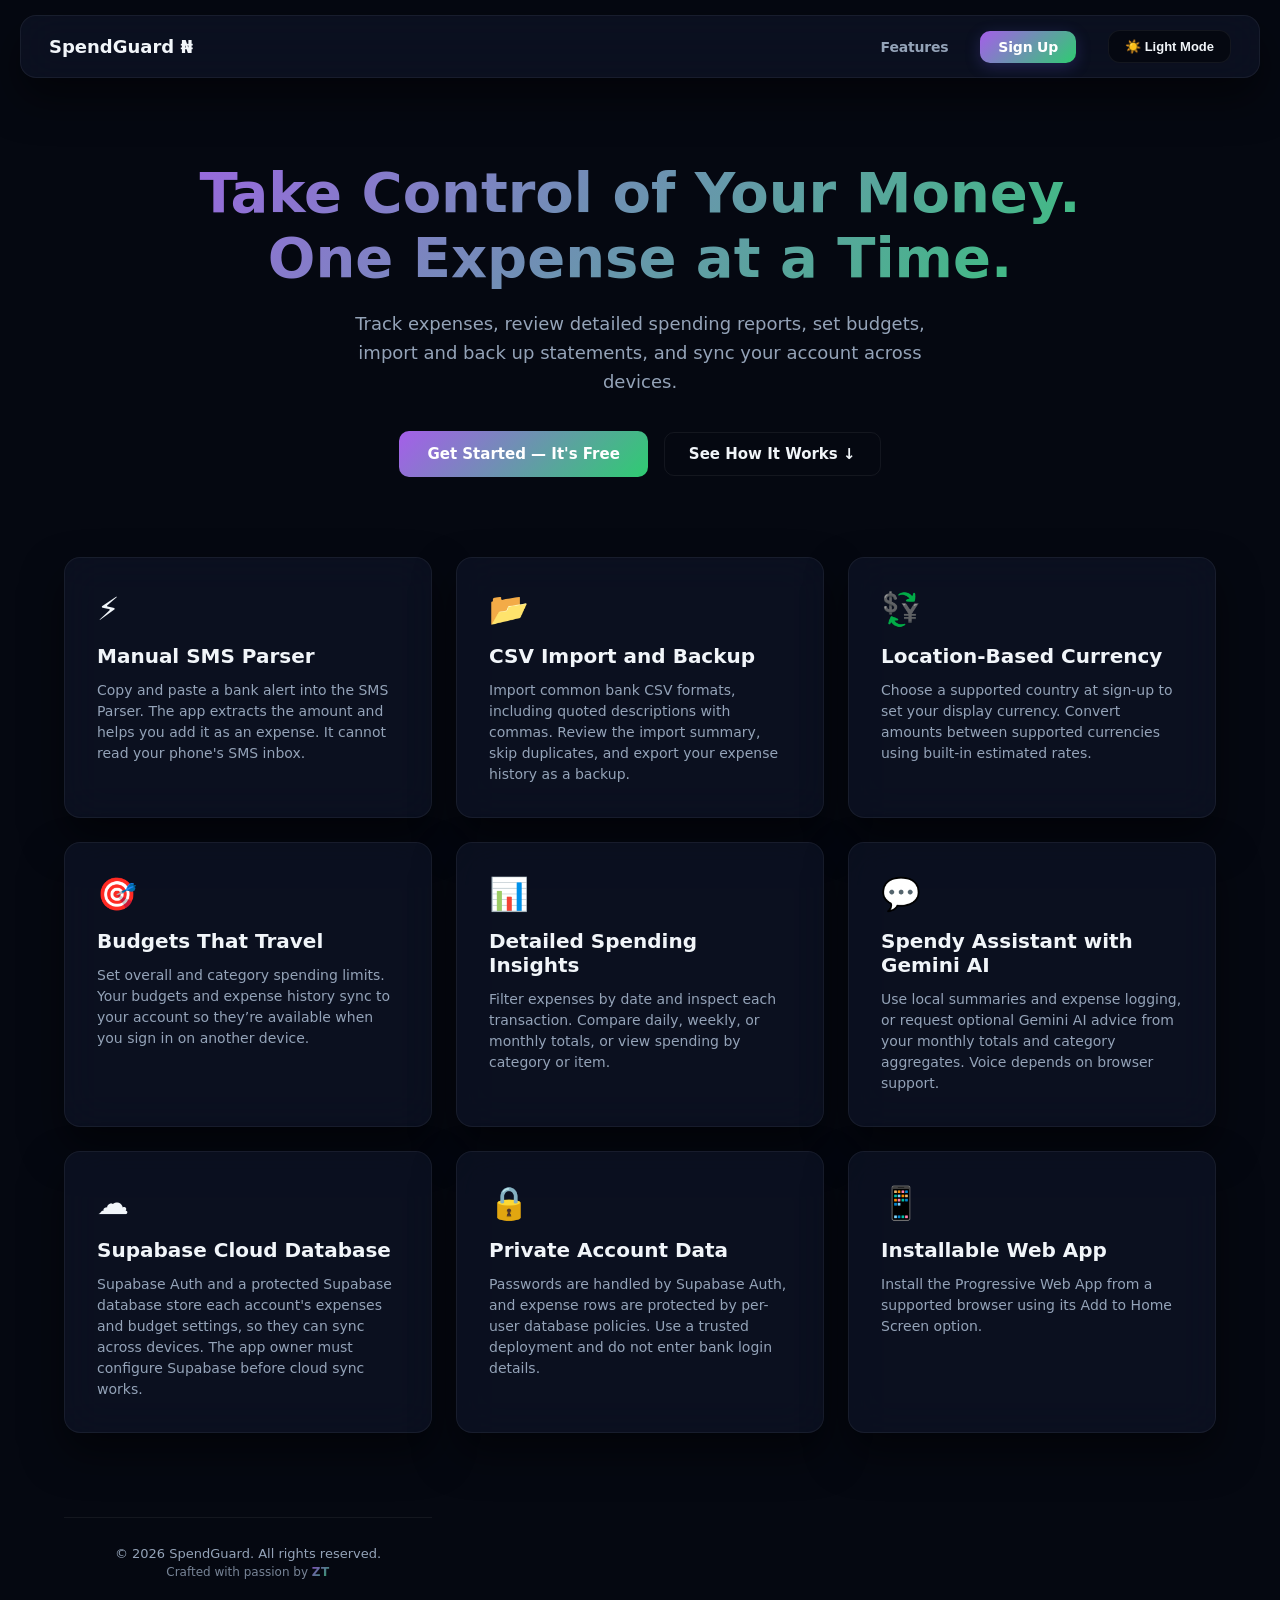
<file: index.html>
<!DOCTYPE html>
<html lang="en" data-theme="dark">
<head>
    <meta charset="UTF-8">
    <meta name="viewport" content="width=device-width, initial-scale=1.0">
    <title>SpendGuard - Smart Automated Expense Tracker</title>
    <link rel="manifest" href="manifest.json">
    <!-- 📊 This replaces the default world icon with a premium shield-finance logo icon -->


    <!-- Link to your shared premium style file -->
    <link rel="stylesheet" href="styletwo.css">
    <link rel="icon" type="image/png" href="service.png">
    
    <!-- Inline page layout overrides to keep index clean -->
    <style>
        *, *::before, *::after { box-sizing: border-box; }

        /* --- Premium Hero & Grid Typography Formatting Layouts --- */
        .hero-section {
            max-width: 1200px;
            margin: 160px auto 80px auto;
            padding: 0 24px;
            text-align: center;
        }

        .gradient-text {
            font-size: 56px;
            font-weight: 800;
            letter-spacing: 0;
            margin-bottom: 20px;
            background: var(--accent-glow);
            -webkit-background-clip: text;
            -webkit-text-fill-color: transparent;
        }

        .hero-subtitle {
            font-size: 18px;
            line-height: 1.6;
            color: var(--text-muted);
            max-width: 600px;
            margin: 0 auto 35px auto;
        }

        .cta-container {
            display: flex;
            gap: 16px;
            justify-content: center;
            align-items: center;
            margin-bottom: 80px;
        }

        .btn-secondary {
            background: transparent;
            border: 1px solid var(--border-color);
            color: var(--text-color);
            padding: 12px 24px;
            border-radius: 10px;
            font-size: 15px;
            font-weight: 600;
            text-decoration: none;
            transition: all 0.25s;
        }

        .btn-secondary:hover {
            background: var(--border-color);
            transform: translateY(-2px);
        }

        /* --- Feature Highlights Columns Grid --- */
        .features-grid {
            display: grid;
            grid-template-columns: repeat(auto-fit, minmax(280px, 1fr));
            gap: 24px;
            max-width: 1200px;
            margin: 0 auto 60px auto;
            padding: 0 24px;
        }

        .feature-card {
            background: var(--card-bg);
            border: 1px solid var(--border-color);
            padding: 32px;
            border-radius: 16px;
            backdrop-filter: var(--glass-blur);
            box-shadow: var(--shadow-preset);
            transition: transform 0.3s ease, border-color 0.3s ease;
             cursor: pointer;

        }

        .feature-card:hover {
            transform: translateY(-4px);
            border-color: var(--nav-hover);
        }

        .feature-card h3 {
            font-size: 20px;
            margin: 0 0 12px 0;
            color: var(--text-color);
        }

        .feature-card p {
            font-size: 14px;
            line-height: 1.5;
            color: var(--text-muted);
            margin: 0;
        }

        .icon-box {
            font-size: 32px;
            margin-bottom: 16px;
            display: inline-block;
        }

        /* --- Responsive Squish Adaptations --- */
        @media screen and (max-width: 768px) {
            .hero-section { margin-top: 120px; }
            .gradient-text { font-size: 36px; }
            .hero-subtitle { font-size: 15px; }
            .cta-container { flex-direction: column; width: 100%; }
            .btn-secondary { width: 100%; text-align: center; }
        }
      /* -------------------------------------------------------------
   🔒 PREMIUM MASTER FOOTER DESIGN SYSTEM
   ------------------------------------------------------------- */
.app-footer {
    width: 100%;
    max-width: 1200px;
    margin: 60px auto 20px auto;
    padding: 24px;
    text-align: center;
    border-top: 1px solid var(--border-color); /* Elegant thin dividing line */
    transition: all 0.3s ease;
}

.app-footer p {
    font-size: 13px;
    color: var(--text-muted);
    margin: 4px 0;
    font-weight: 500;
}

.app-footer .credits {
    font-size: 12px;
    opacity: 0.8;
}

/* Make your signature tag glow with your luxury theme colors! */
.author-tag {
    font-weight: 700;
    letter-spacing: 0.5px;
    background: var(--accent-glow);
    -webkit-background-clip: text;
    -webkit-text-fill-color: transparent;
    display: inline-block;
}
  
    </style>
</head>
<body>

    <!-- 🌐 Floating Apple-Style Navbar Area -->
    <header class="hero">
        <nav>
            <ul>
                <li style="margin-right: auto; font-weight: 800; font-size: 18px; color: var(--text-color)">SpendGuard ₦</li>
                <li><a href="#features">Features</a></li>
                <li><a href="signup.html">Sign Up</a></li>
                <li><button id="themeToggleBtn" class="theme-toggle-btn">☀️ Light Mode</button></li>
            </ul>
        </nav>
    </header>

    <!-- 🚀 Main Center Stage Hero Intro Block -->
    <section class="hero-section">
        <h1 class="gradient-text">Take Control of Your Money.<br>One Expense at a Time.</h1>
        <p class="hero-subtitle">
            Track expenses, review detailed spending reports, set budgets, import and back up statements, and sync your account across devices.
        </p>
        
        <div class="cta-container">
            <!-- Simulated Sign up anchor trigger link -->
            <a href="signup.html " class="btn-secondary" style="background: var(--accent-glow); color: #fff !important; border: none; padding: 14px 28px;">Get Started — It's Free</a>
            <a href="#features" class="btn-secondary">See How It Works ↓</a>
        </div>
    </section>

    <!-- ⚡ Smart Feature Highlights Showcase Grid -->
    <section id="features" class="features-grid">
        
        <div class="feature-card">
            <div class="icon-box">⚡</div>
            <h3>Manual SMS Parser</h3>
            <p>Copy and paste a bank alert into the SMS Parser. The app extracts the amount and helps you add it as an expense. It cannot read your phone's SMS inbox.</p>
        </div>

        <div class="feature-box feature-card" style="margin: 0; background: var(--card-bg);">
            <div class="icon-box">📂</div>
            <h3>CSV Import and Backup</h3>
            <p>Import common bank CSV formats, including quoted descriptions with commas. Review the import summary, skip duplicates, and export your expense history as a backup.</p>
        </div>

        <div class="feature-card">
            <div class="icon-box">💱</div>
            <h3>Location-Based Currency</h3>
            <p>Choose a supported country at sign-up to set your display currency. Convert amounts between supported currencies using built-in estimated rates.</p>
        </div>

        <div class="feature-card">
            <div class="icon-box">🎯</div>
            <h3>Budgets That Travel</h3>
            <p>Set overall and category spending limits. Your budgets and expense history sync to your account so they’re available when you sign in on another device.</p>
        </div>

        <div class="feature-card">
            <div class="icon-box">📊</div>
            <h3>Detailed Spending Insights</h3>
            <p>Filter expenses by date and inspect each transaction. Compare daily, weekly, or monthly totals, or view spending by category or item.</p>
        </div>

        <div class="feature-card">
            <div class="icon-box">💬</div>
            <h3>Spendy Assistant with Gemini AI</h3>
            <p>Use local summaries and expense logging, or request optional Gemini AI advice from your monthly totals and category aggregates. Voice depends on browser support.</p>
        </div>

        <div class="feature-card">
            <div class="icon-box">☁️</div>
            <h3>Supabase Cloud Database</h3>
            <p>Supabase Auth and a protected Supabase database store each account's expenses and budget settings, so they can sync across devices. The app owner must configure Supabase before cloud sync works.</p>
        </div>

        <div class="feature-card">
            <div class="icon-box">🔒</div>
            <h3>Private Account Data</h3>
            <p>Passwords are handled by Supabase Auth, and expense rows are protected by per-user database policies. Use a trusted deployment and do not enter bank login details.</p>
        </div>

        <div class="feature-card">
            <div class="icon-box">📱</div>
            <h3>Installable Web App</h3>
            <p>Install the Progressive Web App from a supported browser using its Add to Home Screen option.</p>
        </div>
        <!-- 🔒 PREMIUM COPYRIGHT FOOTER -->
<footer class="app-footer">
    <p>© 2026 SpendGuard. All rights reserved.</p>
    <p class="credits">Crafted with passion by <span class="author-tag">ZT</span></p>
</footer>


    </section>

    <!-- 🧠 Script Logic Connecting Mode Switch Functionality -->
    <script>
        const themeToggleBtn = document.querySelector('#themeToggleBtn');

        // Load theme choices from browser cache parameters (Defaults to Dark Theme)
        const savedTheme = localStorage.getItem('websiteTheme') || 'dark';
        document.documentElement.setAttribute('data-theme', savedTheme);
        updateButtonLook(savedTheme);

        themeToggleBtn.addEventListener('click', function() {
            let currentTheme = document.documentElement.getAttribute('data-theme');
            let targetTheme = (currentTheme === 'dark') ? 'light' : 'dark';

            document.documentElement.setAttribute('data-theme', targetTheme);
            localStorage.setItem('websiteTheme', targetTheme);
            updateButtonLook(targetTheme);
        });

        function updateButtonLook(activeTheme) {
            if (activeTheme === 'light') {
                themeToggleBtn.innerText = "🌙 Dark Mode";
            } else {
                themeToggleBtn.innerText = "☀️ Light Mode";
            }
        }
    </script>
</body>
</html>
</file>
<file: styletwo.css>
/* -------------------------------------------------------------
   🏆 POCKETGUARD PREMIUM DESIGN SYSTEM
   ------------------------------------------------------------- */

/* -------------------------------------------------------------
   🏆 POCKETGUARD PREMIUM DESIGN SYSTEM
   ------------------------------------------------------------- */

/* -------------------------------------------------------------
   🏆 POCKETGUARD PREMIUM DESIGN SYSTEM
   ------------------------------------------------------------- */

html {
    scroll-behavior: smooth;
    text-rendering: optimizeLegibility;
    -webkit-font-smoothing: antialiased;
}

/* 1. Dynamic Design Color Variable Tokens */
:root {
    /* ✨ Deep Cinematic Cyber Dark Palette (Baseline) */
    --bg-color: #050811;
    --text-color: #f1f5f9;
    --text-muted: #94a3b8;
    --nav-hover: #a55eea; 
    --accent-glow: linear-gradient(135deg, #a55eea 0%, #2ecc71 100%);
    --card-bg: rgba(15, 23, 42, 0.6);
    --border-color: rgba(255, 255, 255, 0.06);
    --glass-blur: blur(20px);
    --shadow-preset: 0 20px 40px rgba(0, 0, 0, 0.5);
    --btn-text: #ffffff;
}

[data-theme="light"] {
    /* ✨ UPGRADED: High-End Porcelain Light Palette */
    --bg-color: #f4f6fa;          /* Soft slate-tinted white (easier on the eyes) */
    --text-color: #0f172a;        /* Deep midnight navy instead of raw harsh black */
    --text-muted: #64748b;        /* Cool steel gray for description links */
    --nav-hover: #6c5ce7;         /* Premium cobalt purple accent */
    
    /* Luxury warm gradient mix for buttons & slide underlines */
    --accent-glow: linear-gradient(135deg, #6c5ce7 0%, #00b894 100%); 
    
    --card-bg: rgba(255, 255, 255, 0.75); /* Clean clear frosted-glass look */
    --border-color: rgba(15, 23, 42, 0.08); /* Soft crisp lines around cards */
    --glass-blur: blur(24px);              /* Enhanced backdrop diffusion */
    
    /* 3D soft elevation shadows used by top tech startups */
    --shadow-preset: 0 4px 6px -1px rgba(0, 0, 0, 0.05), 0 20px 25px -5px rgba(0, 0, 0, 0.05);
    --btn-text: #ffffff;
}

/* 2. Core Baseline Configurations */
body {
    background-color: var(--bg-color);
    color: var(--text-color);
    transition: background-color 0.4s cubic-bezier(0.4, 0, 0.2, 1), 
                color 0.4s cubic-bezier(0.4, 0, 0.2, 1);
    margin: 0;
    min-height: 100vh;
    font-family: 'Inter', system-ui, -apple-system, sans-serif;
    overflow-x: hidden;
}

/* 3. Sleek Floating Apple-Style Navbar */
header.hero {
    position: fixed;
    inset: 15px 20px auto 20px; 
    z-index: 100;
    padding: 14px 28px;
    background: var(--card-bg);
    border: 1px solid var(--border-color);
    border-radius: 16px;
    backdrop-filter: var(--glass-blur);
    -webkit-backdrop-filter: var(--glass-blur);
    box-shadow: var(--shadow-preset);
    transition: all 0.3s ease;
}

nav {
    max-width: 1200px;
    margin: 0 auto;
    width: 100%;
}

nav ul {
    display: flex;
    gap: 32px;
    justify-content: center;
    align-items: center;
    list-style: none;
    margin: 0;
    padding: 0;
}

/* 4. Hyper-Responsive Link Mechanics */
nav a {
    color: var(--text-muted);
    text-decoration: none;
    font-weight: 600;
    font-size: 14px;
    letter-spacing: -0.2px;
    position: relative;
    padding: 4px 0;
    transition: color 0.25s ease;
}

/* Luxury Animated Underline effect */
nav a::after {
    content: '';
    position: absolute;
    bottom: 0;
    left: 0;
    width: 100%;
    height: 2px;
    background: var(--accent-glow);
    border-radius: 2px;
    transform: scaleX(0);
    transform-origin: right;
    transition: transform 0.3s cubic-bezier(0.4, 0, 0.2, 1);
}

nav a:hover {
    color: var(--text-color);
}

nav a:hover::after {
    transform: scaleX(1);
    transform-origin: left;
}

/* Special styling for the active Sign Up CTA anchor link button */
nav li:nth-last-child(2) a {
    background: var(--accent-glow);
    color: var(--btn-text) !important;
    padding: 8px 18px;
    border-radius: 10px;
    box-shadow: 0 4px 15px rgba(108, 92, 231, 0.25);
    transition: all 0.25s ease;
}

nav li:nth-last-child(2) a:hover {
    transform: translateY(-2px);
    box-shadow: 0 8px 20px rgba(108, 92, 231, 0.4);
}

nav li:nth-last-child(2) a::after {
    display: none; 
}

/* Accessible outline ring focus states */
nav a:focus-visible, .theme-toggle-btn:focus-visible {
    outline: 2px solid var(--nav-hover);
    outline-offset: 4px;
    border-radius: 6px;
}

/* 5. Luxury Micro-Animated Theme Mode Button */
.theme-toggle-btn {
    background: var(--bg-color);
    border: 1px solid var(--border-color);
    color: var(--text-color);
    padding: 8px 16px;
    border-radius: 12px;
    cursor: pointer;
    font-size: 13px;
    font-weight: 600;
    display: flex;
    align-items: center;
    gap: 8px;
    transition: all 0.25s cubic-bezier(0.4, 0, 0.2, 1);
}

.theme-toggle-btn:hover {
    background: var(--text-color);
    color: var(--bg-color);
    border-color: transparent;
    transform: translateY(-1px);
    box-shadow: var(--shadow-preset);
}

.theme-toggle-btn:active {
    transform: translateY(1px);
}

/* 📱 6. FULLY RESPONSIVE MOBILE MEDIA QUERY SETUP */
@media screen and (max-width: 768px) {
    header.hero {
        inset: 10px 10px auto 10px;
        padding: 12px 16px;
        border-radius: 12px;
    }

    nav ul {
        gap: 16px;
        flex-wrap: wrap; 
    }

    nav a {
        font-size: 13px;
    }

    nav li:nth-last-child(2) a {
        padding: 6px 12px;
        border-radius: 8px;
    }

    .theme-toggle-btn {
        padding: 6px 12px;
        font-size: 12px;
    }
}
</file>
